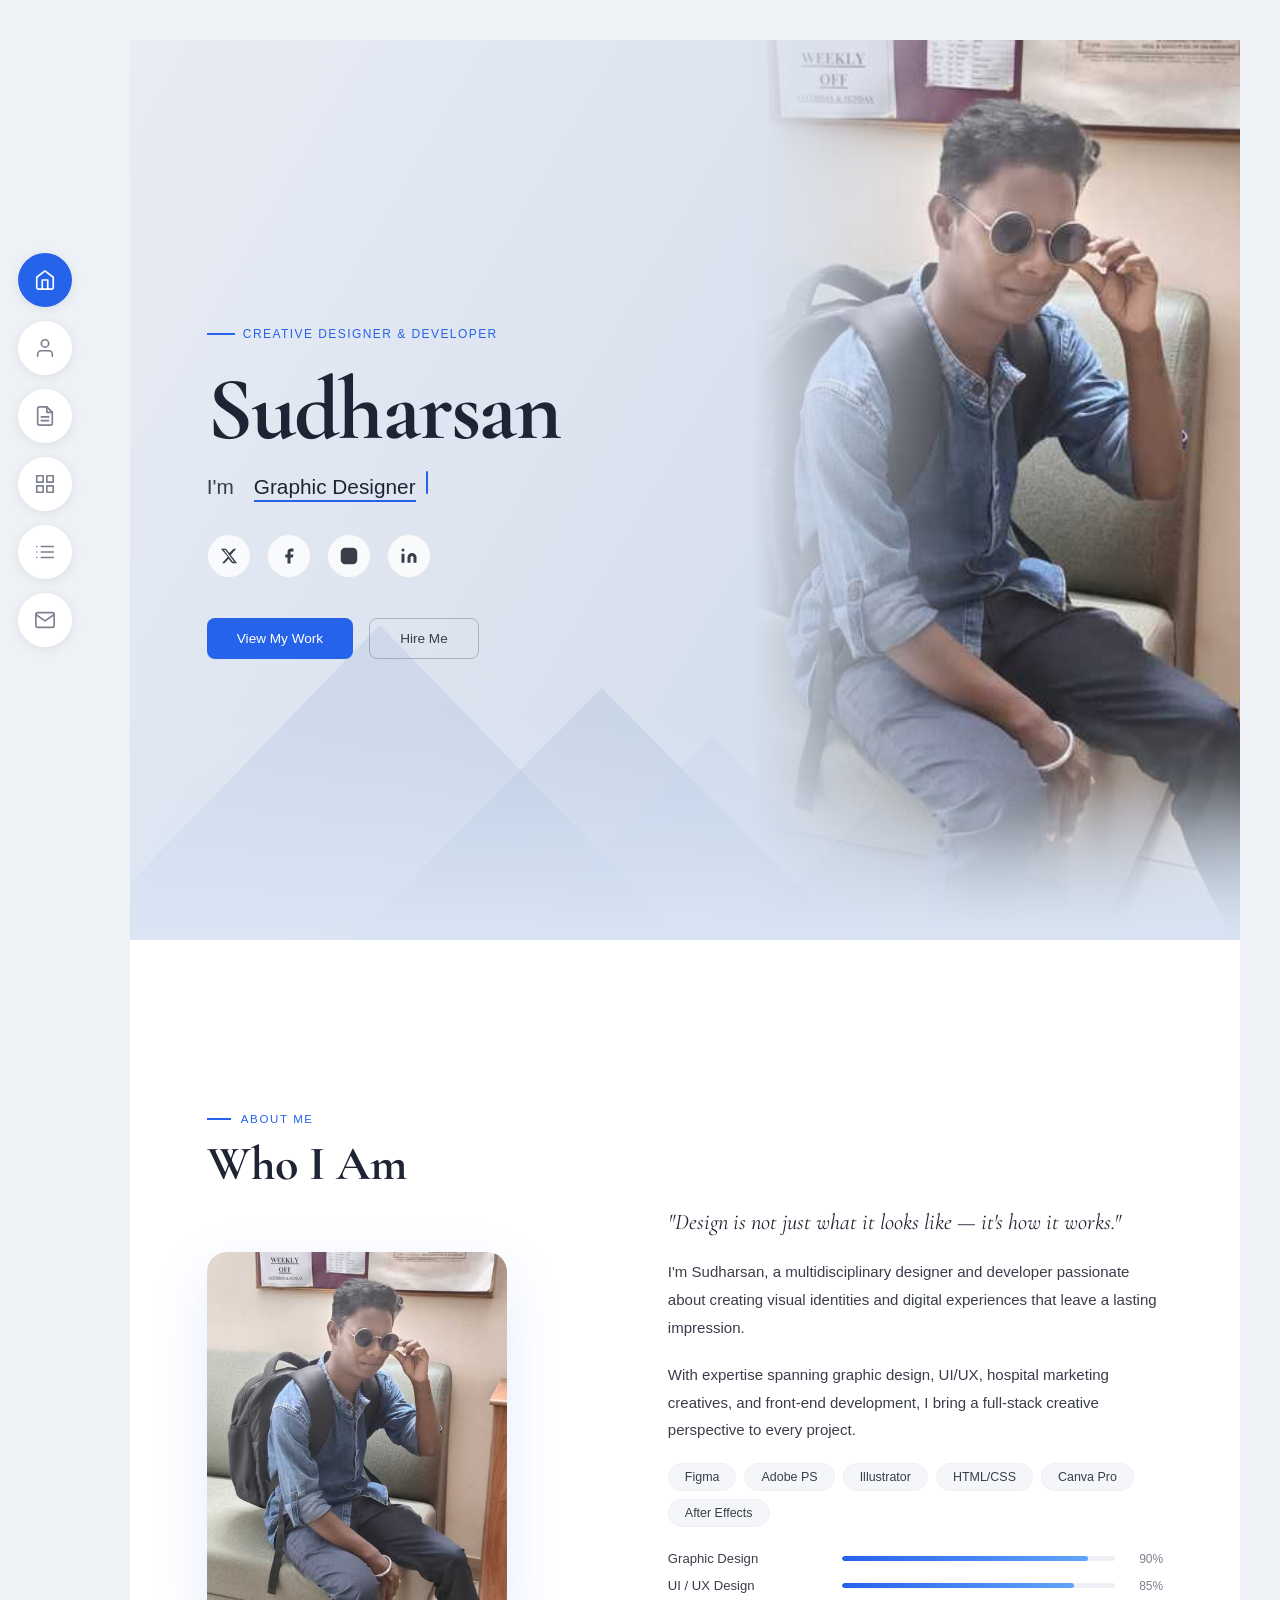
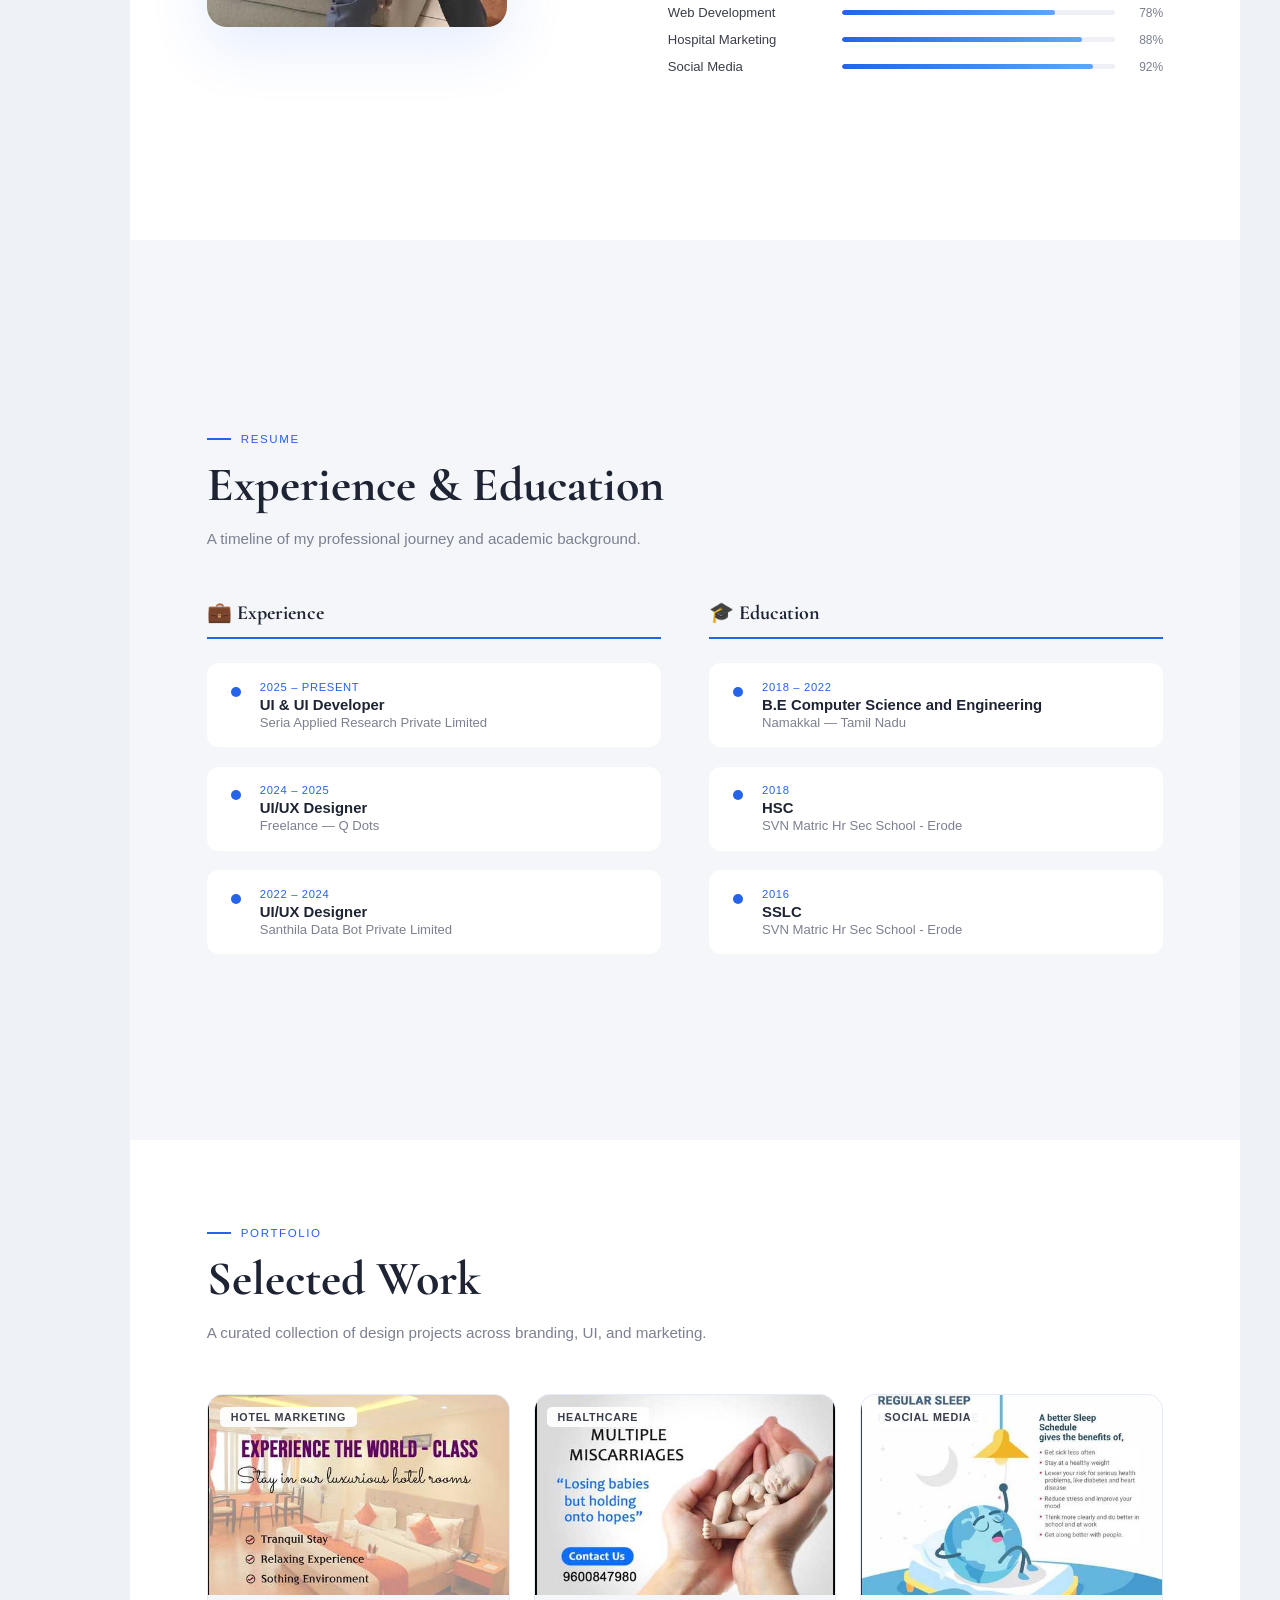
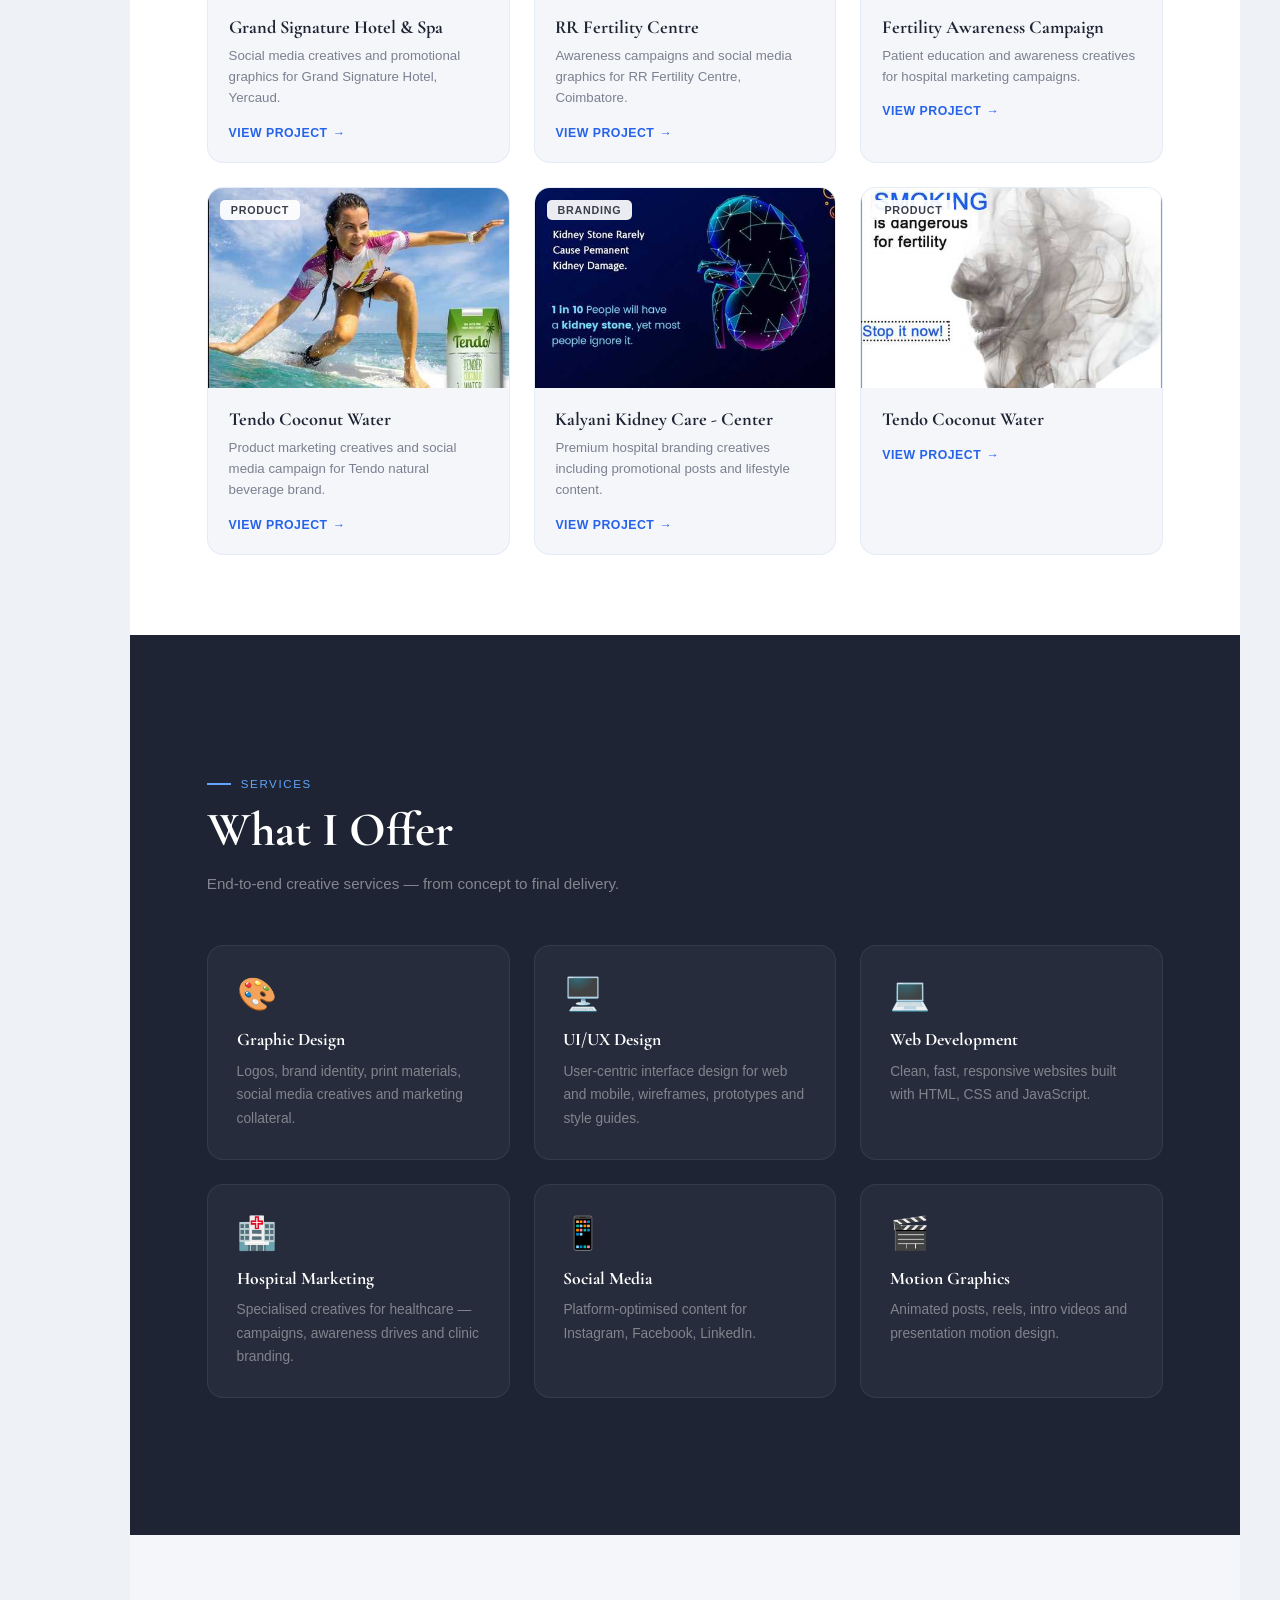
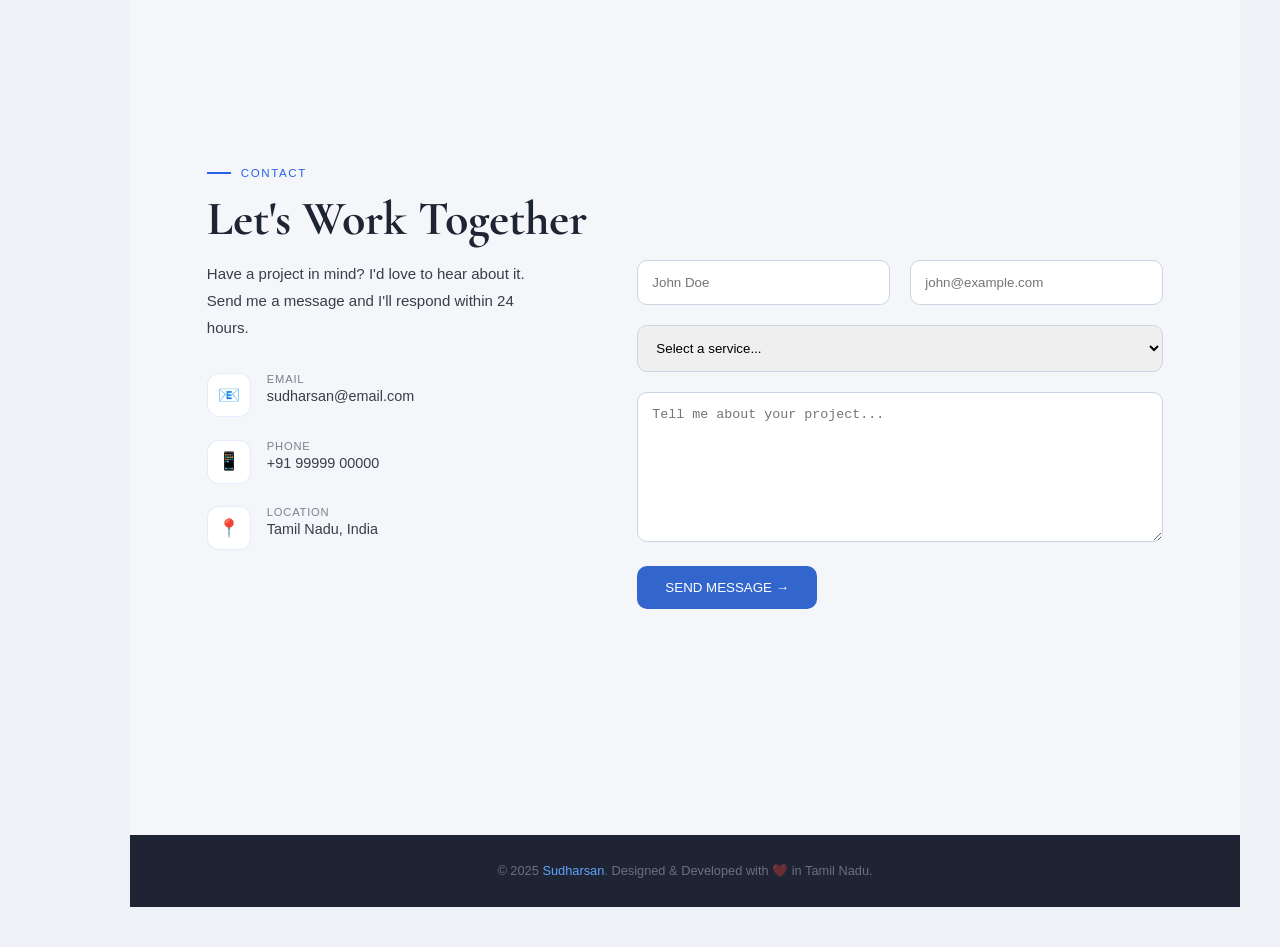
<file: index.html>
<!DOCTYPE html>
<html lang="en">
<head>
<meta charset="UTF-8">
<meta name="viewport" content="width=device-width, initial-scale=1.0">
<title>Sudharsan - Portfolio</title>
<link href="https://fonts.googleapis.com/css2?family=Cormorant+Garamond:ital,wght@0,400;0,700;1,400&family=DM+Sans:wght@300;400;500;600&display=swap" rel="stylesheet">
<style>
*,*::before,*::after{margin:0;padding:0;box-sizing:border-box}
:root{--ink:#1e2433;--ink-mid:#3a3d4a;--ink-soft:#7c8090;--bg:#f4f6f9;--bg2:#eef0f5;--white:#fff;--blue:#2563eb;--blue-dark:#1d4ed8}
html{scroll-behavior:smooth}
body{font-family:'DM Sans',sans-serif;background:var(--bg);color:var(--ink);overflow-x:hidden;display:flex}
.sidebar{position:fixed;left:0;top:0;bottom:0;width:90px;display:flex;flex-direction:column;align-items:center;justify-content:center;gap:14px;z-index:200}
.nav-icon{width:54px;height:54px;border-radius:50%;background:var(--white);display:flex;align-items:center;justify-content:center;text-decoration:none;box-shadow:0 2px 12px rgba(0,0,0,.08);transition:all .25s;color:var(--ink-soft)}
.nav-icon:hover{transform:scale(1.08);color:var(--blue)}
.nav-icon.active{background:var(--blue);color:var(--white)}
.nav-icon svg{width:22px;height:22px;stroke:currentColor;fill:none;stroke-width:1.8;stroke-linecap:round;stroke-linejoin:round}
.main{margin-left:90px;flex:1;min-width:0}
.page{min-height:100vh;position:relative;display:flex;align-items:center;overflow:hidden}
#hero{background:linear-gradient(120deg,#e8ecf4,#dde4f0 40%,#c9d5e8)}
.mountains{position:absolute;bottom:0;left:0;right:0;height:35%;pointer-events:none}
.mountain{position:absolute;bottom:0;clip-path:polygon(0% 100%,50% 0%,100% 100%)}
.m1{width:55%;left:-5%;height:100%;background:rgba(170,190,220,.3)}
.m2{width:45%;left:20%;height:80%;background:rgba(155,178,210,.25)}
.m3{width:50%;right:-5%;height:90%;background:rgba(165,185,215,.2)}
.m4{width:35%;left:35%;height:65%;background:rgba(180,200,230,.2)}
.mist{position:absolute;bottom:0;left:0;right:0;height:25%;background:linear-gradient(0deg,rgba(220,230,245,.9),transparent);pointer-events:none;z-index:2}
.hero-photo-area{position:absolute;right:0;top:0;bottom:0;width:44%;overflow:hidden;pointer-events:none;z-index:1}
.hero-photo{width:100%;height:100%;object-fit:cover;object-position:center top;-webkit-mask-image:linear-gradient(to left,black 55%,transparent 100%),linear-gradient(to top,transparent 0%,black 18%);mask-image:linear-gradient(to left,black 55%,transparent 100%),linear-gradient(to top,transparent 0%,black 18%);-webkit-mask-composite:intersect;mask-composite:intersect}
.hero-content{position:relative;z-index:3;padding:0 6vw;max-width:680px}
.hero-tag{display:inline-flex;align-items:center;gap:8px;font-size:.75rem;font-weight:500;letter-spacing:.12em;text-transform:uppercase;color:var(--blue);margin-bottom:1.5rem}
.hero-tag::before{content:'';width:28px;height:2px;background:var(--blue)}
.hero-name{font-family:'Cormorant Garamond',serif;font-size:clamp(3.5rem,7vw,6.5rem);font-weight:700;line-height:1;color:var(--ink);margin-bottom:1rem;letter-spacing:-.02em}
.hero-role{font-size:clamp(1rem,2vw,1.3rem);color:var(--ink-mid);margin-bottom:2rem;display:flex;align-items:baseline;gap:.4em}
.typed-text{color:var(--ink);font-weight:500;border-bottom:2.5px solid var(--blue);padding-bottom:1px}
.typed-cursor{display:inline-block;width:2px;height:1.1em;background:var(--blue);margin-left:2px;vertical-align:middle;border-radius:1px;animation:blink .75s step-end infinite}
@keyframes blink{0%,100%{opacity:1}50%{opacity:0}}
.social-links{display:flex;gap:1rem;margin-bottom:2.5rem}
.social-link{width:44px;height:44px;border-radius:50%;background:rgba(255,255,255,.8);display:flex;align-items:center;justify-content:center;text-decoration:none;color:var(--ink-mid);border:1px solid rgba(0,0,0,.08);transition:all .2s}
.social-link:hover{background:var(--blue);color:var(--white);transform:translateY(-3px)}
.social-link svg{width:18px;height:18px;fill:currentColor}
.hero-btns{display:flex;gap:1rem;flex-wrap:wrap}
.btn-blue{display:inline-block;background:var(--blue);color:var(--white);padding:13px 30px;border-radius:8px;font-size:.85rem;font-weight:500;text-decoration:none;transition:all .2s}
.btn-blue:hover{background:var(--blue-dark);transform:translateY(-2px)}
.btn-ghost{display:inline-block;border:1.5px solid rgba(30,36,51,.25);color:var(--ink-mid);padding:12px 30px;border-radius:8px;font-size:.85rem;font-weight:500;text-decoration:none;transition:all .2s}
.btn-ghost:hover{border-color:var(--blue);color:var(--blue)}
.section-inner{width:100%;padding:80px 6vw}
.s-tag{display:inline-flex;align-items:center;gap:10px;font-size:.72rem;font-weight:500;letter-spacing:.14em;text-transform:uppercase;color:var(--blue);margin-bottom:.8rem}
.s-tag::before{content:'';width:24px;height:2px;background:var(--blue)}
.s-title{font-family:'Cormorant Garamond',serif;font-size:clamp(2rem,4vw,3rem);font-weight:700;color:var(--ink);line-height:1.15;margin-bottom:.8rem}
.s-sub{font-size:.95rem;color:var(--ink-soft);line-height:1.75;max-width:520px;margin-bottom:3rem}
#about{background:var(--white)}
.about-grid{display:grid;grid-template-columns:1fr 1.3fr;gap:5rem;align-items:center}
.about-avatar{width:100%;max-width:300px;aspect-ratio:.8;border-radius:20px;overflow:hidden;box-shadow:0 20px 60px rgba(37,99,235,.12)}
.about-avatar img{width:100%;height:100%;object-fit:cover;object-position:center top}
.about-intro{font-family:'Cormorant Garamond',serif;font-size:1.4rem;font-style:italic;color:var(--ink);line-height:1.5;margin-bottom:1.2rem}
.about-body{font-size:.94rem;color:var(--ink-mid);line-height:1.85;margin-bottom:1.2rem}
.skill-chips{display:flex;flex-wrap:wrap;gap:8px;margin-bottom:1.5rem}
.chip{background:var(--bg);border:1px solid var(--bg2);border-radius:20px;padding:6px 16px;font-size:.78rem;font-weight:500;color:var(--ink-mid)}
.skill-rows{display:flex;flex-direction:column;gap:12px}
.skill-row{display:flex;align-items:center;gap:14px}
.skill-label{font-size:.82rem;font-weight:500;color:var(--ink-mid);width:160px;flex-shrink:0}
.skill-track{flex:1;height:5px;background:var(--bg2);border-radius:3px;overflow:hidden}
.skill-fill{height:100%;background:linear-gradient(90deg,var(--blue),#60a5fa);border-radius:3px}
.skill-pct{font-size:.75rem;color:var(--ink-soft);width:34px;text-align:right}
@media(max-width:900px){.about-grid{grid-template-columns:1fr;gap:2rem}.about-avatar{margin:0 auto}}
#resume{background:var(--bg)}
.resume-cols{display:grid;grid-template-columns:1fr 1fr;gap:3rem}
.col-head{font-family:'Cormorant Garamond',serif;font-size:1.25rem;font-weight:700;color:var(--ink);padding-bottom:.75rem;margin-bottom:1.5rem;border-bottom:2px solid var(--blue)}
.tl{display:flex;flex-direction:column;gap:1.2rem}
.tl-item{display:flex;gap:1.2rem;padding:1.1rem 1.3rem;background:var(--white);border-radius:12px;border-left:3px solid transparent;transition:border-color .2s,box-shadow .2s}
.tl-item:hover{border-left-color:var(--blue);box-shadow:0 4px 18px rgba(37,99,235,.08)}
.tl-dot{width:10px;height:10px;border-radius:50%;background:var(--blue);margin-top:6px;flex-shrink:0}
.tl-date{font-size:.7rem;font-weight:500;color:var(--blue);letter-spacing:.06em;text-transform:uppercase;margin-bottom:4px}
.tl-role{font-size:.93rem;font-weight:600;color:var(--ink);margin-bottom:2px}
.tl-org{font-size:.82rem;color:var(--ink-soft)}
@media(max-width:768px){.resume-cols{grid-template-columns:1fr}}
#portfolio{background:var(--white)}
.port-grid{display:grid;grid-template-columns:repeat(auto-fill,minmax(280px,1fr));gap:1.5rem}
.port-card{background:var(--bg);border-radius:16px;overflow:hidden;border:1px solid rgba(37,99,235,.08);transition:transform .25s,box-shadow .25s}
.port-card:hover{transform:translateY(-6px);box-shadow:0 16px 40px rgba(37,99,235,.12)}
.port-thumb{height:200px;position:relative;overflow:hidden;background:var(--bg2)}
.port-thumb img{width:100%;height:100%;object-fit:cover;display:block;transition:transform .4s}
.port-card:hover .port-thumb img{transform:scale(1.06)}
.port-badge{position:absolute;top:12px;left:12px;background:rgba(255,255,255,.92);border-radius:5px;padding:4px 11px;font-size:.67rem;font-weight:600;color:var(--ink-mid);letter-spacing:.07em;text-transform:uppercase;z-index:1}
.port-body{padding:1.3rem}
.port-title{font-family:'Cormorant Garamond',serif;font-size:1.15rem;font-weight:700;color:var(--ink);margin-bottom:.4rem}
.port-desc{font-size:.83rem;color:var(--ink-soft);line-height:1.6;margin-bottom:.9rem}
.port-link{display:inline-flex;align-items:center;gap:5px;font-size:.77rem;font-weight:600;color:var(--blue);text-decoration:none;letter-spacing:.04em;text-transform:uppercase;transition:gap .2s}
.port-link:hover{gap:9px}
.port-link::after{content:'→'}
#services{background:var(--ink)}
#services .s-title{color:#fff}
#services .s-sub{color:rgba(255,255,255,.45)}
#services .s-tag{color:#60a5fa}
#services .s-tag::before{background:#60a5fa}
.srv-grid{display:grid;grid-template-columns:repeat(auto-fill,minmax(230px,1fr));gap:1.5rem}
.srv-card{background:rgba(255,255,255,.04);border:1px solid rgba(255,255,255,.07);border-radius:16px;padding:1.8rem;transition:all .2s}
.srv-card:hover{background:rgba(37,99,235,.12);border-color:rgba(37,99,235,.35);transform:translateY(-4px)}
.srv-ico{font-size:2rem;margin-bottom:1rem;display:block}
.srv-title{font-family:'Cormorant Garamond',serif;font-size:1.1rem;font-weight:700;color:#fff;margin-bottom:.6rem}
.srv-desc{font-size:.86rem;color:rgba(255,255,255,.42);line-height:1.7}
#contact{background:var(--bg)}
.contact-grid{display:grid;grid-template-columns:1fr 1.5fr;gap:5rem;align-items:start}
.c-detail{display:flex;align-items:flex-start;gap:1rem;margin-bottom:1.4rem}
.c-ico{width:44px;height:44px;border-radius:12px;background:var(--white);border:1px solid rgba(37,99,235,.12);display:flex;align-items:center;justify-content:center;font-size:1.1rem;flex-shrink:0}
.c-lbl{font-size:.7rem;color:var(--ink-soft);letter-spacing:.07em;text-transform:uppercase;margin-bottom:3px}
.c-val{font-size:.9rem;color:var(--ink-mid);font-weight:500}
.c-form{display:flex;flex-direction:column;gap:1rem}
.f-row{display:grid;grid-template-columns:1fr 1fr;gap:1rem}
.f-grp{display:flex;flex-direction:column;gap:5px}
.f-grp label{font-size:.74rem;font-weight:500;color:var(--ink-mid)}
.f-grp input,.f-grp textarea,.f-grp select{background:var(--white);border:1.5px solid rgba(37,99,235,.12);border-radius:8px;padding:11px 14px;font-family:'DM Sans',sans-serif;font-size:.89rem;color:var(--ink);outline:none;resize:none;transition:border-color .2s,box-shadow .2s}
.f-grp input:focus,.f-grp textarea:focus,.f-grp select:focus{border-color:var(--blue);box-shadow:0 0 0 3px rgba(37,99,235,.1)}
.f-submit{background:var(--blue);color:var(--white);border:none;border-radius:8px;padding:13px 32px;font-family:'DM Sans',sans-serif;font-size:.82rem;font-weight:600;letter-spacing:.05em;text-transform:uppercase;cursor:pointer;transition:all .2s;align-self:flex-start}
.f-submit:hover{background:var(--blue-dark);transform:translateY(-2px)}
@media(max-width:900px){.contact-grid{grid-template-columns:1fr;gap:2rem}.f-row{grid-template-columns:1fr}}
footer{background:var(--ink);color:rgba(255,255,255,.35);text-align:center;padding:1.8rem 5vw;font-size:.8rem}
footer span{color:#60a5fa}
.rv{opacity:0;transform:translateY(24px);transition:opacity .6s ease,transform .6s ease}
.rv.on{opacity:1;transform:none}
.d1{transition-delay:.1s}.d2{transition-delay:.2s}.d3{transition-delay:.3s}.d4{transition-delay:.4s}
@media(max-width:768px){body{flex-direction:column}.sidebar{position:fixed;bottom:0;left:0;right:0;top:auto;width:100%;height:64px;flex-direction:row;justify-content:center;gap:8px;padding:0 1rem;background:rgba(255,255,255,.95);border-top:1px solid rgba(0,0,0,.07)}.main{margin-left:0;padding-bottom:64px}.nav-icon{width:46px;height:46px}.hero-photo-area{width:50%;opacity:.6}}
</style>
</head>
<body>
<nav class="sidebar">
  <a class="nav-icon active" href="#hero" data-section="hero"><svg viewBox="0 0 24 24"><path d="M3 9l9-7 9 7v11a2 2 0 01-2 2H5a2 2 0 01-2-2z"/><polyline points="9 22 9 12 15 12 15 22"/></svg></a>
  <a class="nav-icon" href="#about" data-section="about"><svg viewBox="0 0 24 24"><path d="M20 21v-2a4 4 0 00-4-4H8a4 4 0 00-4 4v2"/><circle cx="12" cy="7" r="4"/></svg></a>
  <a class="nav-icon" href="#resume" data-section="resume"><svg viewBox="0 0 24 24"><path d="M14 2H6a2 2 0 00-2 2v16a2 2 0 002 2h12a2 2 0 002-2V8z"/><polyline points="14 2 14 8 20 8"/><line x1="16" y1="13" x2="8" y2="13"/><line x1="16" y1="17" x2="8" y2="17"/></svg></a>
  <a class="nav-icon" href="#portfolio" data-section="portfolio"><svg viewBox="0 0 24 24"><rect x="3" y="3" width="7" height="7"/><rect x="14" y="3" width="7" height="7"/><rect x="14" y="14" width="7" height="7"/><rect x="3" y="14" width="7" height="7"/></svg></a>
  <a class="nav-icon" href="#services" data-section="services"><svg viewBox="0 0 24 24"><line x1="8" y1="6" x2="21" y2="6"/><line x1="8" y1="12" x2="21" y2="12"/><line x1="8" y1="18" x2="21" y2="18"/><line x1="3" y1="6" x2="3.01" y2="6"/><line x1="3" y1="12" x2="3.01" y2="12"/><line x1="3" y1="18" x2="3.01" y2="18"/></svg></a>
  <a class="nav-icon" href="#contact" data-section="contact"><svg viewBox="0 0 24 24"><path d="M4 4h16c1.1 0 2 .9 2 2v12c0 1.1-.9 2-2 2H4c-1.1 0-2-.9-2-2V6c0-1.1.9-2 2-2z"/><polyline points="22,6 12,13 2,6"/></svg></a>
</nav>
<main class="main">
<section class="page" id="hero">
  <div class="mountains"><div class="mountain m1"></div><div class="mountain m2"></div><div class="mountain m3"></div><div class="mountain m4"></div></div>
  <div class="mist"></div>
  <div class="hero-photo-area"><img class="hero-photo" src="[data-uri]" alt="Sudharsan"></div>
  <div class="hero-content">
    <div class="hero-tag">Creative Designer &amp; Developer</div>
    <h1 class="hero-name">Sudharsan</h1>
    <p class="hero-role">I'm &nbsp;<span class="typed-text" id="typedText"></span><span class="typed-cursor"></span></p>
    <div class="social-links">
      <a class="social-link" href="#"><svg viewBox="0 0 24 24"><path d="M18.244 2.25h3.308l-7.227 8.26 8.502 11.24H16.17l-4.714-6.231-5.401 6.231H2.746l7.73-8.835L1.254 2.25H8.08l4.253 5.622zm-1.161 17.52h1.833L7.084 4.126H5.117z"/></svg></a>
      <a class="social-link" href="#"><svg viewBox="0 0 24 24"><path d="M18 2h-3a5 5 0 00-5 5v3H7v4h3v8h4v-8h3l1-4h-4V7a1 1 0 011-1h3z"/></svg></a>
      <a class="social-link" href="#"><svg viewBox="0 0 24 24" fill="none" stroke="currentColor" stroke-width="2"><rect x="2" y="2" width="20" height="20" rx="5"/><circle cx="12" cy="12" r="4"/><circle cx="17.5" cy="6.5" r="1.5" fill="currentColor" stroke="none"/></svg></a>
      <a class="social-link" href="#"><svg viewBox="0 0 24 24"><path d="M16 8a6 6 0 016 6v7h-4v-7a2 2 0 00-2-2 2 2 0 00-2 2v7h-4v-7a6 6 0 016-6zM2 9h4v12H2z"/><circle cx="4" cy="4" r="2"/></svg></a>
    </div>
    <div class="hero-btns"><a href="#portfolio" class="btn-blue">View My Work</a><a href="#contact" class="btn-ghost">Hire Me</a></div>
  </div>
</section>
<section class="page" id="about">
  <div class="section-inner">
    <div class="s-tag">About Me</div><h2 class="s-title">Who I Am</h2>
    <div class="about-grid">
      <div class="about-avatar rv"><img src="[data-uri]" alt="Sudharsan"></div>
      <div>
        <p class="about-intro rv">"Design is not just what it looks like — it's how it works."</p>
        <p class="about-body rv d1">I'm Sudharsan, a multidisciplinary designer and developer passionate about creating visual identities and digital experiences that leave a lasting impression.</p>
        <p class="about-body rv d2">With expertise spanning graphic design, UI/UX, hospital marketing creatives, and front-end development, I bring a full-stack creative perspective to every project.</p>
        <div class="skill-chips rv d2"><span class="chip">Figma</span><span class="chip">Adobe PS</span><span class="chip">Illustrator</span><span class="chip">HTML/CSS</span><span class="chip">Canva Pro</span><span class="chip">After Effects</span></div>
        <div class="skill-rows rv d3">
          <div class="skill-row"><span class="skill-label">Graphic Design</span><div class="skill-track"><div class="skill-fill" style="width:90%"></div></div><span class="skill-pct">90%</span></div>
          <div class="skill-row"><span class="skill-label">UI / UX Design</span><div class="skill-track"><div class="skill-fill" style="width:85%"></div></div><span class="skill-pct">85%</span></div>
          <div class="skill-row"><span class="skill-label">Web Development</span><div class="skill-track"><div class="skill-fill" style="width:78%"></div></div><span class="skill-pct">78%</span></div>
          <div class="skill-row"><span class="skill-label">Hospital Marketing</span><div class="skill-track"><div class="skill-fill" style="width:88%"></div></div><span class="skill-pct">88%</span></div>
          <div class="skill-row"><span class="skill-label">Social Media</span><div class="skill-track"><div class="skill-fill" style="width:92%"></div></div><span class="skill-pct">92%</span></div>
        </div>
      </div>
    </div>
  </div>
</section>
<section class="page" id="resume">
  <div class="section-inner">
    <div class="s-tag">Resume</div><h2 class="s-title">Experience &amp; Education</h2>
    <p class="s-sub">A timeline of my professional journey and academic background.</p>
    <div class="resume-cols">
      <div>
        <div class="col-head">💼 Experience</div>
        <div class="tl">
          <div class="tl-item rv"><div class="tl-dot"></div><div><div class="tl-date">2025 – Present</div><div class="tl-role">UI &amp; UI Developer</div><div class="tl-org">Seria Applied Research Private Limited</div></div></div>
          <div class="tl-item rv d1"><div class="tl-dot"></div><div><div class="tl-date">2024 – 2025</div><div class="tl-role">UI/UX Designer</div><div class="tl-org">Freelance — Q Dots</div></div></div>
          <div class="tl-item rv d2"><div class="tl-dot"></div><div><div class="tl-date">2022 – 2024</div><div class="tl-role">UI/UX Designer</div><div class="tl-org">Santhila Data Bot Private Limited</div></div></div>
        </div>
      </div>
      <div>
        <div class="col-head">🎓 Education</div>
        <div class="tl">
          <div class="tl-item rv"><div class="tl-dot"></div><div><div class="tl-date">2018 – 2022</div><div class="tl-role">B.E Computer Science and Engineering</div><div class="tl-org">Namakkal — Tamil Nadu</div></div></div>
          <div class="tl-item rv d1"><div class="tl-dot"></div><div><div class="tl-date">2018</div><div class="tl-role">HSC</div><div class="tl-org">SVN Matric Hr Sec School - Erode</div></div></div>
          <div class="tl-item rv d2"><div class="tl-dot"></div><div><div class="tl-date">2016</div><div class="tl-role">SSLC</div><div class="tl-org">SVN Matric Hr Sec School - Erode</div></div></div>
        </div>
      </div>
    </div>
  </div>
</section>
<section class="page" id="portfolio">
  <div class="section-inner">
    <div class="s-tag">Portfolio</div><h2 class="s-title">Selected Work</h2>
    <p class="s-sub">A curated collection of design projects across branding, UI, and marketing.</p>
    <div class="port-grid">
      <div class="port-card rv"><div class="port-thumb"><img src="[data-uri]" alt="Grand Signature Hotel"><span class="port-badge">Hotel Marketing</span></div><div class="port-body"><div class="port-title">Grand Signature Hotel &amp; Spa</div><p class="port-desc">Social media creatives and promotional graphics for Grand Signature Hotel, Yercaud.</p><a href="https://sudharsana-web.github.io/portfolio-Sudharsan/Project1.html" class="port-link">View Project</a></div></div>
      <div class="port-card rv d1"><div class="port-thumb"><img src="[data-uri]" alt="RR Fertility"><span class="port-badge">Healthcare</span></div><div class="port-body"><div class="port-title">RR Fertility Centre</div><p class="port-desc">Awareness campaigns and social media graphics for RR Fertility Centre, Coimbatore.</p><a href="https://sudharsana-web.github.io/portfolio-Sudharsan/Project2.html" class="port-link">View Project</a></div></div>
      <div class="port-card rv d2"><div class="port-thumb"><img src="[data-uri]" alt="Fertility Campaign"><span class="port-badge">Social Media</span></div><div class="port-body"><div class="port-title">Fertility Awareness Campaign</div><p class="port-desc">Patient education and awareness creatives for hospital marketing campaigns.</p><a href="https://sudharsana-web.github.io/portfolio-Sudharsan/Project3.html" class="port-link">View Project</a></div></div>
      <div class="port-card rv d1"><div class="port-thumb"><img src="[data-uri]" alt="Kalyani Kidney"><span class="port-badge">Product</span></div><div class="port-body"><div class="port-title">Tendo Coconut Water</div><p class="port-desc">Product marketing creatives and social media campaign for Tendo natural beverage brand.</p><a href="https://sudharsana-web.github.io/portfolio-Sudharsan/Project4.html" class="port-link">View Project</a></div></div>
      <div class="port-card rv d2"><div class="port-thumb"><img src="[data-uri]" alt="Grand Signature Coffee"><span class="port-badge">Branding</span></div><div class="port-body"><div class="port-title">Kalyani Kidney Care - Center</div><p class="port-desc">Premium hospital branding creatives including promotional posts and lifestyle content.</p><a href="https://sudharsana-web.github.io/portfolio-Sudharsan/Project5.html" class="port-link">View Project</a></div></div>
      <div class="port-card rv d3"><div class="port-thumb"><img src="[data-uri]" alt="Tendo"><span class="port-badge">Product</span></div><div class="port-body"><div class="port-title">Tendo Coconut Water</div><p class="port-desc"></p><a href="#" class="port-link">View Project</a></div></div>
    </div>
  </div>
</section>
<section class="page" id="services">
  <div class="section-inner">
    <div class="s-tag">Services</div><h2 class="s-title">What I Offer</h2>
    <p class="s-sub">End-to-end creative services — from concept to final delivery.</p>
    <div class="srv-grid">
      <div class="srv-card rv"><span class="srv-ico">🎨</span><div class="srv-title">Graphic Design</div><p class="srv-desc">Logos, brand identity, print materials, social media creatives and marketing collateral.</p></div>
      <div class="srv-card rv d1"><span class="srv-ico">🖥️</span><div class="srv-title">UI/UX Design</div><p class="srv-desc">User-centric interface design for web and mobile, wireframes, prototypes and style guides.</p></div>
      <div class="srv-card rv d2"><span class="srv-ico">💻</span><div class="srv-title">Web Development</div><p class="srv-desc">Clean, fast, responsive websites built with HTML, CSS and JavaScript.</p></div>
      <div class="srv-card rv d3"><span class="srv-ico">🏥</span><div class="srv-title">Hospital Marketing</div><p class="srv-desc">Specialised creatives for healthcare — campaigns, awareness drives and clinic branding.</p></div>
      <div class="srv-card rv d1"><span class="srv-ico">📱</span><div class="srv-title">Social Media</div><p class="srv-desc">Platform-optimised content for Instagram, Facebook, LinkedIn.</p></div>
      <div class="srv-card rv d2"><span class="srv-ico">🎬</span><div class="srv-title">Motion Graphics</div><p class="srv-desc">Animated posts, reels, intro videos and presentation motion design.</p></div>
    </div>
  </div>
</section>

 <section class="page" id="contact">
    <div class="section-inner">
      <div class="s-tag">Contact</div>
      <h2 class="s-title">Let's Work Together</h2>
      <div class="contact-grid">
        <div>
          <p style="font-size:.94rem;color:var(--ink-mid);line-height:1.8;margin-bottom:2rem;">Have a project in mind? I'd love to hear about it. Send me a message and I'll respond within 24 hours.</p>
          <div class="c-detail rv"><div class="c-ico">📧</div><div><div class="c-lbl">Email</div><div class="c-val">sudharsan@email.com</div></div></div>
          <div class="c-detail rv d1"><div class="c-ico">📱</div><div><div class="c-lbl">Phone</div><div class="c-val">+91 99999 00000</div></div></div>
          <div class="c-detail rv d2"><div class="c-ico">📍</div><div><div class="c-lbl">Location</div><div class="c-val">Tamil Nadu, India</div></div></div>
        </div>
        
<body style="font-family: Arial; background:#eef2f6; padding:40px; margin:0;">

<div style="max-width:800px; margin:auto;">

<form id="contactForm" action="https://formspree.io/f/mykleald" method="POST">

    <!-- YOUR EXISTING DESIGN (NO CHANGE) -->
    
    <div style="display:flex; gap:20px; margin-bottom:20px; flex-wrap:wrap;">

        <input type="text" name="name" placeholder="John Doe" required
        style="flex:1; padding:14px; border-radius:10px; border:1px solid #cbd5e1;">

        <input type="email" name="email" placeholder="john@example.com" required
        style="flex:1; padding:14px; border-radius:10px; border:1px solid #cbd5e1;">

    </div>

    <select name="service"
    style="width:100%; padding:14px; border-radius:10px; border:1px solid #cbd5e1; margin-bottom:20px;">
        <option>Select a service...</option>
        <option>Web Design</option>
        <option>Development</option>
    </select>

    <textarea name="message" required
    placeholder="Tell me about your project..."
    style="width:100%; padding:14px; height:150px; border-radius:10px; border:1px solid #cbd5e1;"></textarea>

    <button type="submit"
    style="margin-top:20px; background:#3366cc; color:#fff; padding:14px 28px; border:none; border-radius:10px;">
        SEND MESSAGE →
    </button>

</form>

<!-- SUCCESS MESSAGE -->
<p id="successMsg" style="display:none; color:green; margin-top:10px;">
✅ Message sent successfully!
</p>

</div>
      </div>
    </div>
  </section>

<footer><p>© 2025 <span>Sudharsan</span>. Designed &amp; Developed with ❤️ in Tamil Nadu.</p></footer>
</main>

<script>
var roles=['Graphic Designer','UI/UX Designer','Web Developer','Creative Director'];
var ri=0,ci=0,del=false,el=document.getElementById('typedText');
function tw(){var w=roles[ri];if(!del){ci++;el.textContent=w.substring(0,ci);if(ci===w.length){del=true;setTimeout(tw,1800);return;}}else{ci--;el.textContent=w.substring(0,ci);if(ci===0){del=false;ri=(ri+1)%roles.length;}}setTimeout(tw,del?60:110);}
window.addEventListener('DOMContentLoaded',function(){setTimeout(tw,500);});
var secs=document.querySelectorAll('.page'),icons=document.querySelectorAll('.nav-icon');
new IntersectionObserver(function(e){e.forEach(function(x){if(x.isIntersecting){icons.forEach(function(n){n.classList.remove('active');});var a=document.querySelector('.nav-icon[data-section="'+x.target.id+'"]');if(a)a.classList.add('active');}});},{threshold:0.5}).observe&&secs.forEach(function(s){new IntersectionObserver(function(e){e.forEach(function(x){if(x.isIntersecting){icons.forEach(function(n){n.classList.remove('active');});var a=document.querySelector('.nav-icon[data-section="'+x.target.id+'"]');if(a)a.classList.add('active');}});},{threshold:0.5}).observe(s);});
new IntersectionObserver(function(e){e.forEach(function(x){if(x.isIntersecting)x.target.classList.add('on');});},{threshold:0.12}).observe&&document.querySelectorAll('.rv').forEach(function(el){new IntersectionObserver(function(e){e.forEach(function(x){if(x.isIntersecting)x.target.classList.add('on');});},{threshold:0.12}).observe(el);});
function handleSubmit(e){e.preventDefault();var b=e.target.querySelector('.f-submit');b.textContent='Sent! ✓';b.style.background='#16a34a';setTimeout(function(){b.textContent='Send Message →';b.style.background='';e.target.reset();},3000);}
</script>
</body>
</html>
</file>
